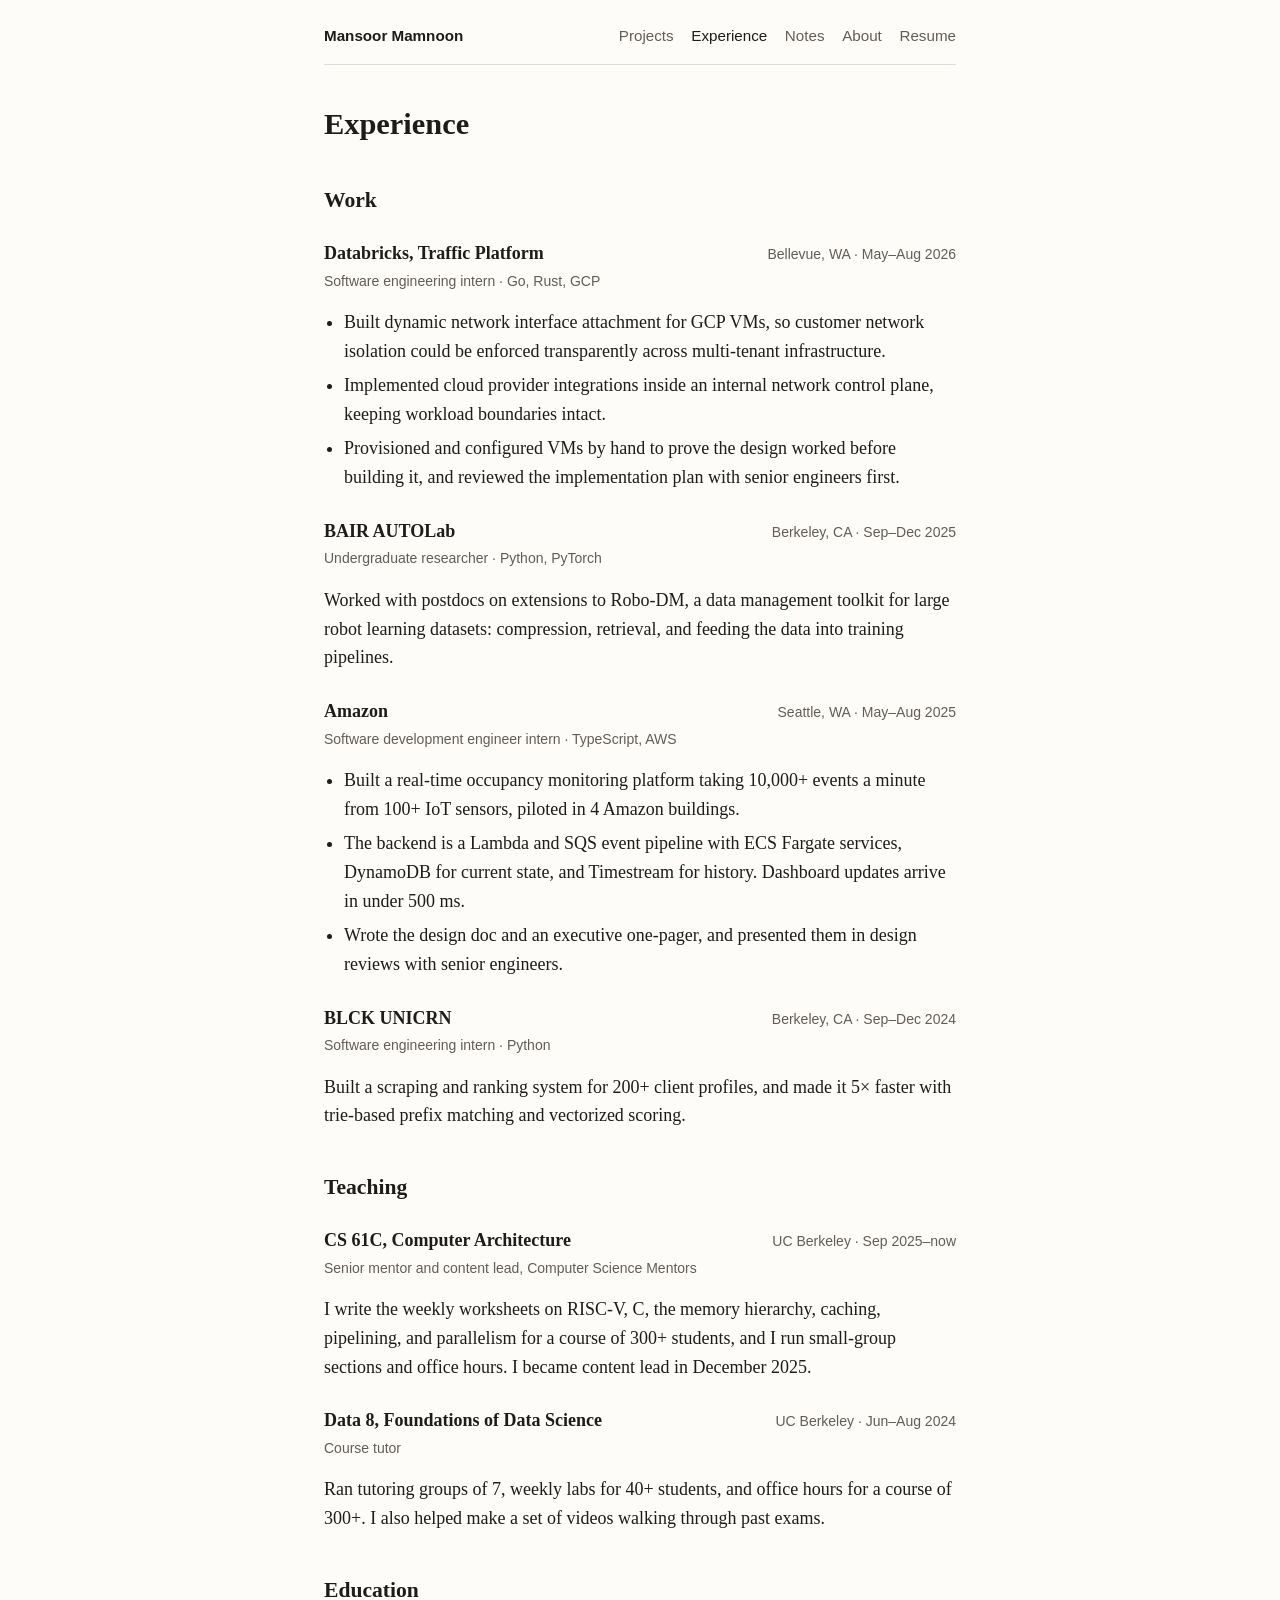
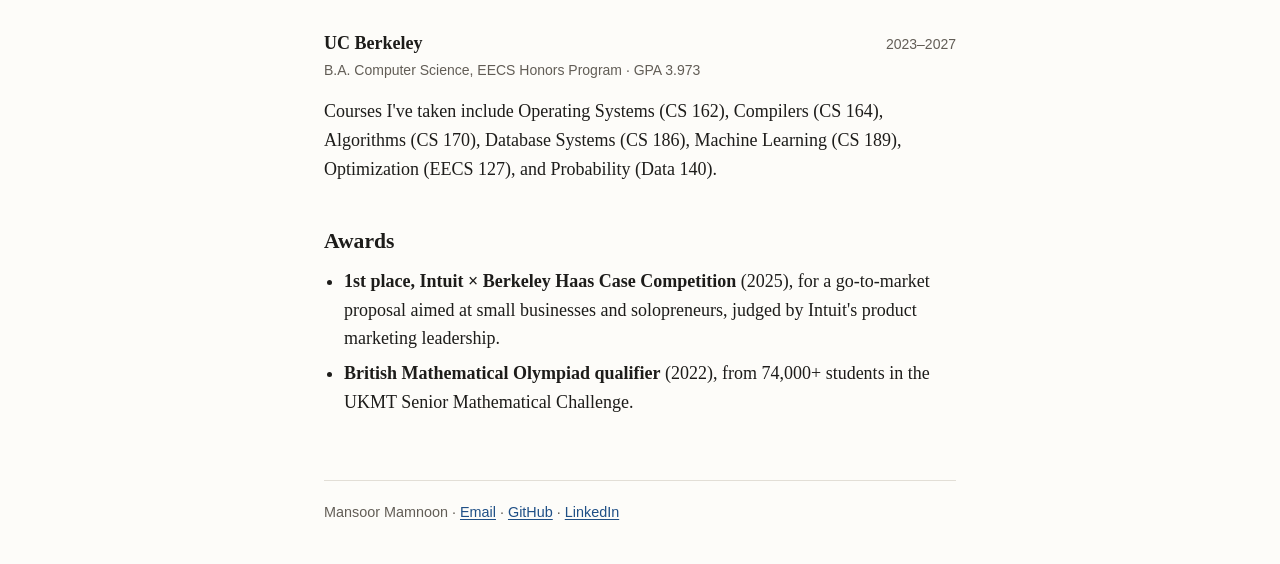
<file: experience.html>
<!DOCTYPE html>
<html lang="en" data-theme="dark">
<head>
  <meta charset="UTF-8">
  <meta name="viewport" content="width=device-width, initial-scale=1">
  <title>Experience | Mansoor Mamnoon</title>
  <meta name="description" content="Work history for Mansoor Mamnoon: Databricks Traffic Platform SWE Intern, Amazon SDE Intern, BAIR AUTOLab researcher, CS 61C senior mentor.">
  <meta name="robots" content="index, follow">
  <meta property="og:title" content="Experience | Mansoor Mamnoon">
  <meta property="og:description" content="Databricks, Amazon, BAIR AUTOLab, and teaching at UC Berkeley.">
  <meta property="og:image" content="https://mansoor-mamnoon.github.io/preview.webp">
  <meta property="og:url" content="https://mansoor-mamnoon.github.io/experience.html">
  <meta property="og:type" content="website">
  <meta name="twitter:card" content="summary_large_image">
  <meta name="twitter:title" content="Experience | Mansoor Mamnoon">
  <meta name="twitter:description" content="Databricks, Amazon, BAIR AUTOLab, and teaching at UC Berkeley.">
  <meta name="twitter:image" content="https://mansoor-mamnoon.github.io/preview.webp">
  <link rel="canonical" href="https://mansoor-mamnoon.github.io/experience.html">
  <link rel="alternate" type="text/plain" title="LLM-readable profile" href="https://mansoor-mamnoon.github.io/llms.txt">
  <script type="application/ld+json">
  {"@context":"https://schema.org","@type":"BreadcrumbList","itemListElement":[
    {"@type":"ListItem","position":1,"name":"Home","item":"https://mansoor-mamnoon.github.io/"},
    {"@type":"ListItem","position":2,"name":"Experience","item":"https://mansoor-mamnoon.github.io/experience.html"}
  ]}
  </script>
  <link rel="stylesheet" href="style.css">
  <link rel="icon" type="image/svg+xml" href="favicon.svg">
  <link rel="icon" type="image/x-icon" href="favicon.ico">
  <link rel="apple-touch-icon" href="assets/apple-touch-icon.png">
  <script async src="https://www.googletagmanager.com/gtag/js?id=G-E6BWCTKVQ3"></script>
  <script>
    window.dataLayer = window.dataLayer || [];
    function gtag(){dataLayer.push(arguments);}
    gtag('js', new Date());
    gtag('config', 'G-E6BWCTKVQ3');
  </script>
</head>
<body>

<header class="site-header">
  <a class="site-name" href="index.html">Mansoor Mamnoon</a>
  <nav aria-label="Site">
    <a href="projects.html">Projects</a>
    <a href="experience.html" aria-current="page">Experience</a>
    <a href="notes.html">Notes</a>
    <a href="about.html">About</a>
    <a href="resume.html">Resume</a>
  </nav>
</header>

<main>
  <h1>Experience</h1>

  <h2>Work</h2>

  <div class="entry-head"><h3>Databricks, Traffic Platform</h3><span class="meta">Bellevue, WA &middot; May&ndash;Aug 2026</span></div>
  <p class="meta">Software engineering intern &middot; Go, Rust, GCP</p>
  <ul>
    <li>Built dynamic network interface attachment for GCP VMs, so customer network isolation could be enforced transparently across multi-tenant infrastructure.</li>
    <li>Implemented cloud provider integrations inside an internal network control plane, keeping workload boundaries intact.</li>
    <li>Provisioned and configured VMs by hand to prove the design worked before building it, and reviewed the implementation plan with senior engineers first.</li>
  </ul>

  <div class="entry-head"><h3>BAIR AUTOLab</h3><span class="meta">Berkeley, CA &middot; Sep&ndash;Dec 2025</span></div>
  <p class="meta">Undergraduate researcher &middot; Python, PyTorch</p>
  <p>Worked with postdocs on extensions to Robo-DM, a data management toolkit for large robot learning datasets: compression, retrieval, and feeding the data into training pipelines.</p>

  <div class="entry-head"><h3>Amazon</h3><span class="meta">Seattle, WA &middot; May&ndash;Aug 2025</span></div>
  <p class="meta">Software development engineer intern &middot; TypeScript, AWS</p>
  <ul>
    <li>Built a real-time occupancy monitoring platform taking 10,000+ events a minute from 100+ IoT sensors, piloted in 4 Amazon buildings.</li>
    <li>The backend is a Lambda and SQS event pipeline with ECS Fargate services, DynamoDB for current state, and Timestream for history. Dashboard updates arrive in under 500&nbsp;ms.</li>
    <li>Wrote the design doc and an executive one-pager, and presented them in design reviews with senior engineers.</li>
  </ul>

  <div class="entry-head"><h3>BLCK UNICRN</h3><span class="meta">Berkeley, CA &middot; Sep&ndash;Dec 2024</span></div>
  <p class="meta">Software engineering intern &middot; Python</p>
  <p>Built a scraping and ranking system for 200+ client profiles, and made it 5&times; faster with trie-based prefix matching and vectorized scoring.</p>

  <h2 id="teaching">Teaching</h2>

  <div class="entry-head"><h3>CS 61C, Computer Architecture</h3><span class="meta">UC Berkeley &middot; Sep 2025&ndash;now</span></div>
  <p class="meta">Senior mentor and content lead, Computer Science Mentors</p>
  <p>I write the weekly worksheets on RISC-V, C, the memory hierarchy, caching, pipelining, and parallelism for a course of 300+ students, and I run small-group sections and office hours. I became content lead in December 2025.</p>

  <div class="entry-head"><h3>Data 8, Foundations of Data Science</h3><span class="meta">UC Berkeley &middot; Jun&ndash;Aug 2024</span></div>
  <p class="meta">Course tutor</p>
  <p>Ran tutoring groups of 7, weekly labs for 40+ students, and office hours for a course of 300+. I also helped make a set of videos walking through past exams.</p>

  <h2>Education</h2>

  <div class="entry-head"><h3>UC Berkeley</h3><span class="meta">2023&ndash;2027</span></div>
  <p class="meta">B.A. Computer Science, EECS Honors Program &middot; GPA 3.973</p>
  <p>Courses I've taken include Operating Systems (CS 162), Compilers (CS 164), Algorithms (CS 170), Database Systems (CS 186), Machine Learning (CS 189), Optimization (EECS 127), and Probability (Data 140).</p>

  <h2>Awards</h2>
  <ul>
    <li><strong>1st place, Intuit &times; Berkeley Haas Case Competition</strong> (2025), for a go-to-market proposal aimed at small businesses and solopreneurs, judged by Intuit's product marketing leadership.</li>
    <li><strong>British Mathematical Olympiad qualifier</strong> (2022), from 74,000+ students in the UKMT Senior Mathematical Challenge.</li>
  </ul>
</main>

<footer class="site-footer">
  <p>Mansoor Mamnoon &middot; <a href="mailto:mansoormmamnoon@berkeley.edu">Email</a> &middot; <a href="https://github.com/mansoor-mamnoon">GitHub</a> &middot; <a href="https://linkedin.com/in/mansoormamnoon">LinkedIn</a></p>
</footer>

</body>
</html>
</file>
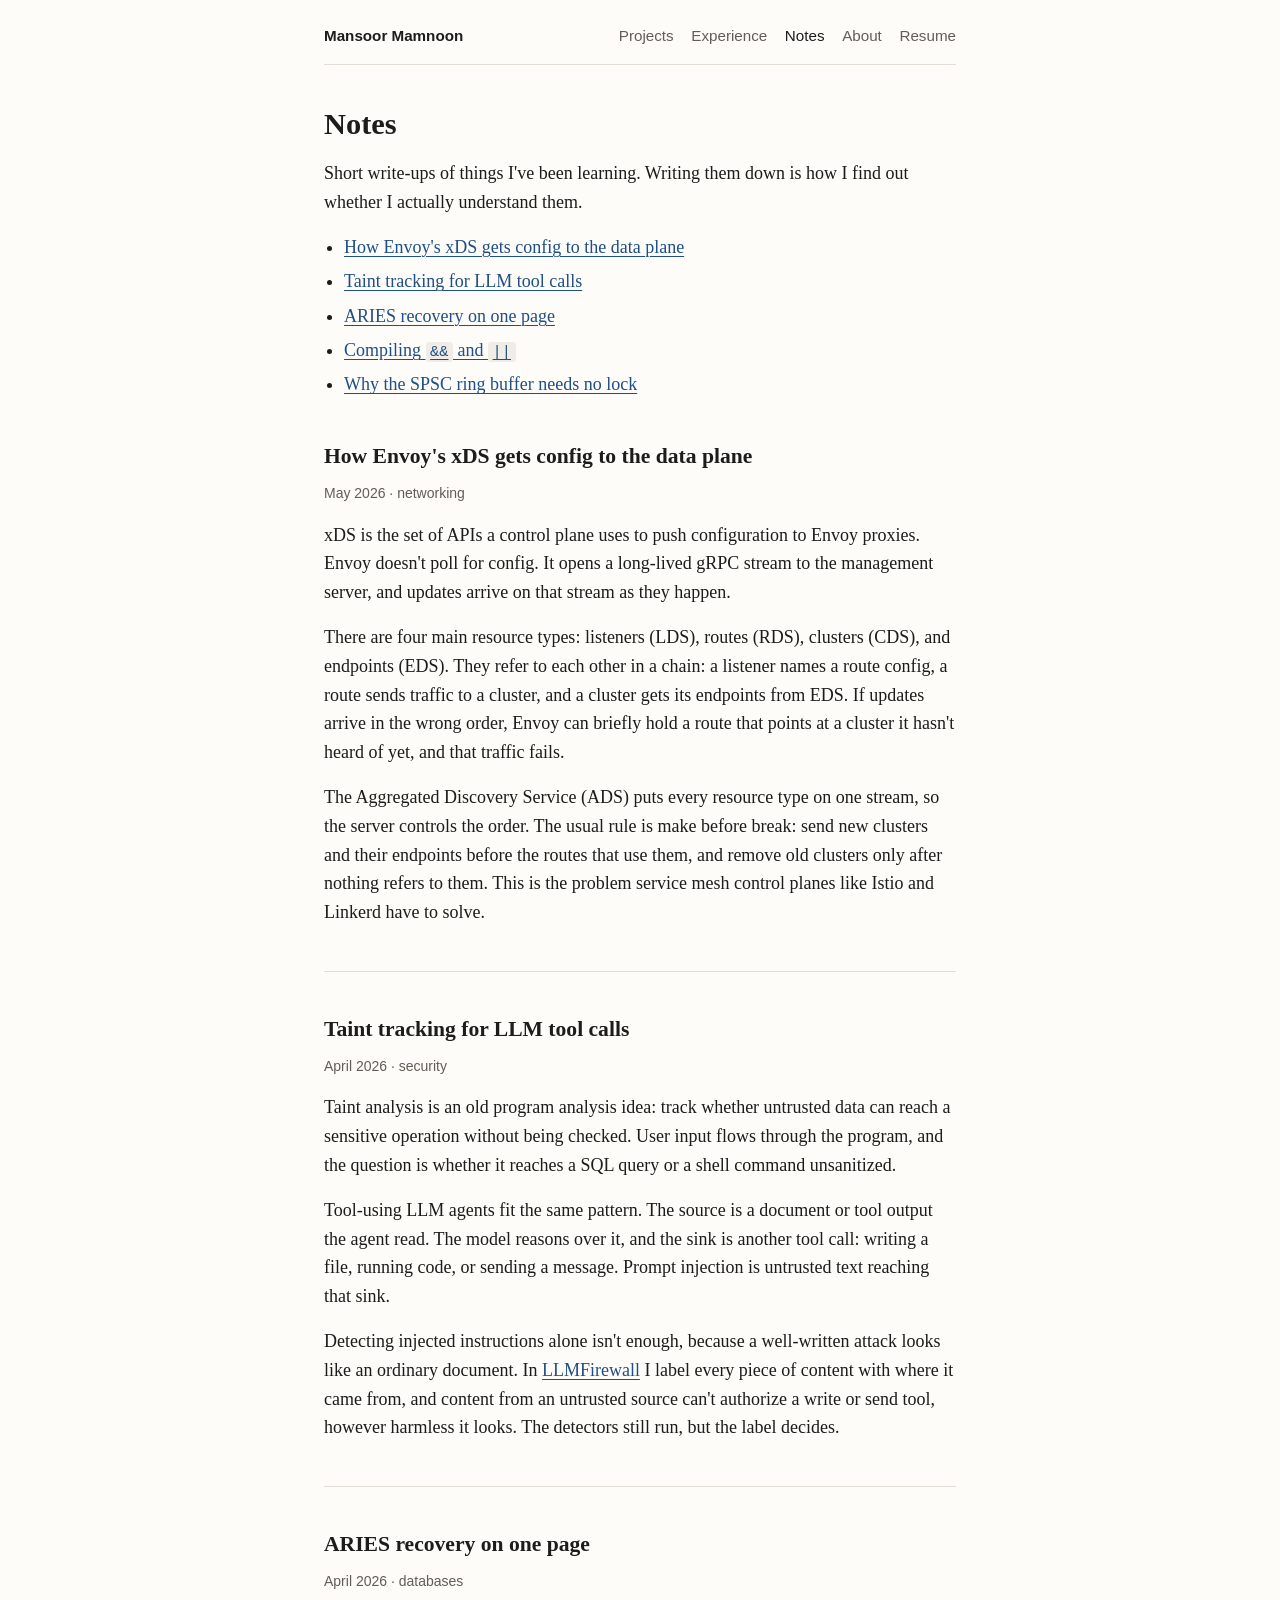
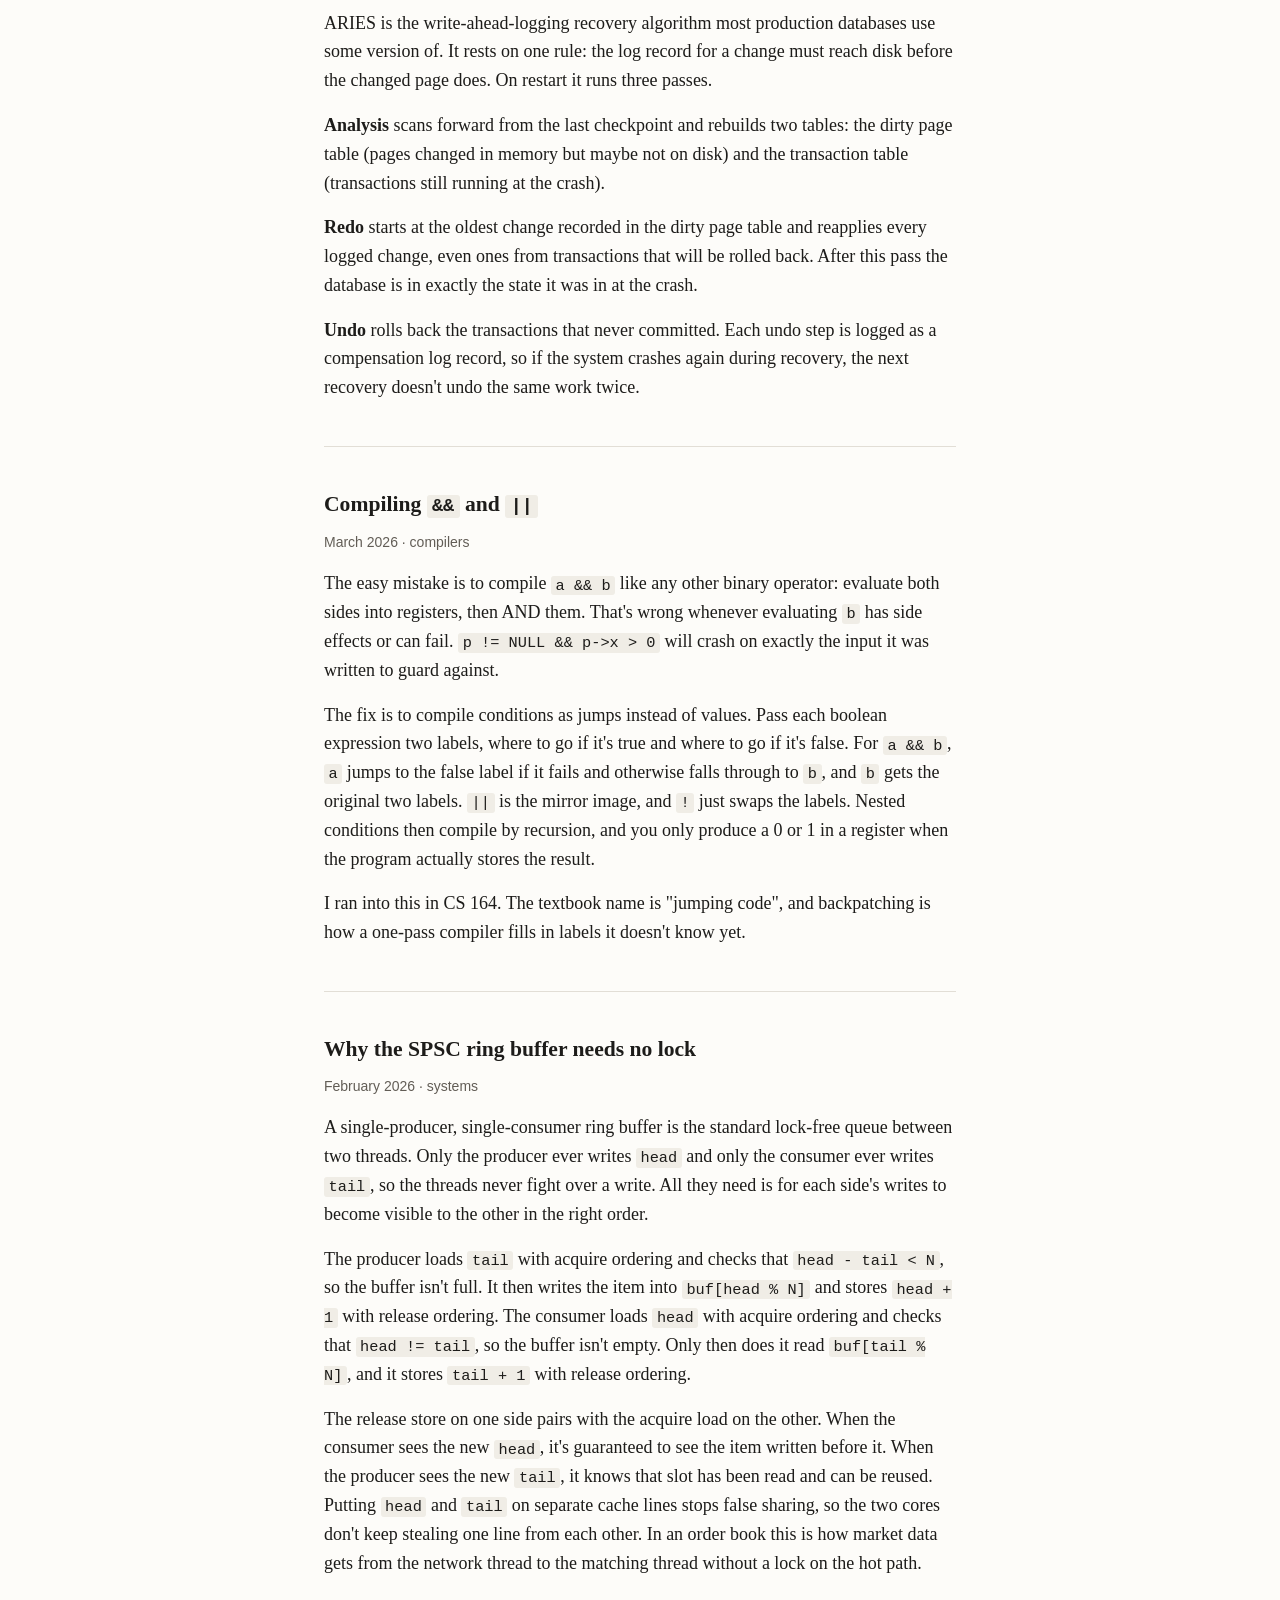
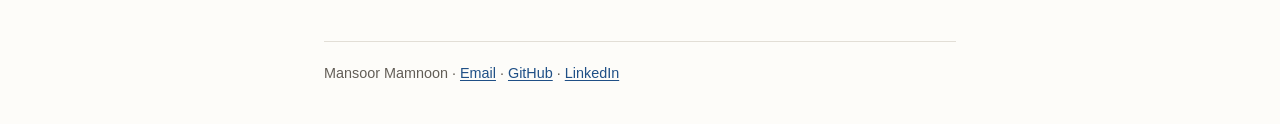
<file: notes.html>
<!DOCTYPE html>
<html lang="en" data-theme="dark">
<head>
  <meta charset="UTF-8">
  <meta name="viewport" content="width=device-width, initial-scale=1">
  <title>Notes | Mansoor Mamnoon</title>
  <meta name="description" content="Short notes by Mansoor Mamnoon on systems, databases, compilers, networking, and security.">
  <meta name="robots" content="index, follow">
  <meta property="og:title" content="Notes | Mansoor Mamnoon">
  <meta property="og:description" content="Short notes on Envoy xDS, ARIES recovery, SPSC ring buffers, taint tracking for LLM tools, and short-circuit codegen.">
  <meta property="og:image" content="https://mansoor-mamnoon.github.io/preview.webp">
  <meta property="og:url" content="https://mansoor-mamnoon.github.io/notes.html">
  <meta property="og:type" content="website">
  <meta name="twitter:card" content="summary_large_image">
  <meta name="twitter:title" content="Notes | Mansoor Mamnoon">
  <meta name="twitter:description" content="Short notes on systems, databases, compilers, networking, and security.">
  <meta name="twitter:image" content="https://mansoor-mamnoon.github.io/preview.webp">
  <link rel="canonical" href="https://mansoor-mamnoon.github.io/notes.html">
  <link rel="alternate" type="text/plain" title="LLM-readable profile" href="https://mansoor-mamnoon.github.io/llms.txt">
  <link rel="stylesheet" href="style.css">
  <link rel="icon" type="image/svg+xml" href="favicon.svg">
  <link rel="icon" type="image/x-icon" href="favicon.ico">
  <link rel="apple-touch-icon" href="assets/apple-touch-icon.png">
  <script async src="https://www.googletagmanager.com/gtag/js?id=G-E6BWCTKVQ3"></script>
  <script>
    window.dataLayer = window.dataLayer || [];
    function gtag(){dataLayer.push(arguments);}
    gtag('js', new Date());
    gtag('config', 'G-E6BWCTKVQ3');
  </script>
</head>
<body>

<header class="site-header">
  <a class="site-name" href="index.html">Mansoor Mamnoon</a>
  <nav aria-label="Site">
    <a href="projects.html">Projects</a>
    <a href="experience.html">Experience</a>
    <a href="notes.html" aria-current="page">Notes</a>
    <a href="about.html">About</a>
    <a href="resume.html">Resume</a>
  </nav>
</header>

<main>
  <h1>Notes</h1>

  <p>Short write-ups of things I've been learning. Writing them down is how I find out whether I actually understand them.</p>

  <ul>
    <li><a href="#xds-control-plane">How Envoy's xDS gets config to the data plane</a></li>
    <li><a href="#taint-tracking-llm">Taint tracking for LLM tool calls</a></li>
    <li><a href="#aries-recovery">ARIES recovery on one page</a></li>
    <li><a href="#short-circuit-codegen">Compiling <code>&amp;&amp;</code> and <code>||</code></a></li>
    <li><a href="#spsc-ring-buffer">Why the SPSC ring buffer needs no lock</a></li>
  </ul>

  <article class="note" id="xds-control-plane">
    <h2>How Envoy's xDS gets config to the data plane</h2>
    <p class="meta">May 2026 &middot; networking</p>
    <p>xDS is the set of APIs a control plane uses to push configuration to Envoy proxies. Envoy doesn't poll for config. It opens a long-lived gRPC stream to the management server, and updates arrive on that stream as they happen.</p>
    <p>There are four main resource types: listeners (LDS), routes (RDS), clusters (CDS), and endpoints (EDS). They refer to each other in a chain: a listener names a route config, a route sends traffic to a cluster, and a cluster gets its endpoints from EDS. If updates arrive in the wrong order, Envoy can briefly hold a route that points at a cluster it hasn't heard of yet, and that traffic fails.</p>
    <p>The Aggregated Discovery Service (ADS) puts every resource type on one stream, so the server controls the order. The usual rule is make before break: send new clusters and their endpoints before the routes that use them, and remove old clusters only after nothing refers to them. This is the problem service mesh control planes like Istio and Linkerd have to solve.</p>
  </article>

  <article class="note" id="taint-tracking-llm">
    <h2>Taint tracking for LLM tool calls</h2>
    <p class="meta">April 2026 &middot; security</p>
    <p>Taint analysis is an old program analysis idea: track whether untrusted data can reach a sensitive operation without being checked. User input flows through the program, and the question is whether it reaches a SQL query or a shell command unsanitized.</p>
    <p>Tool-using LLM agents fit the same pattern. The source is a document or tool output the agent read. The model reasons over it, and the sink is another tool call: writing a file, running code, or sending a message. Prompt injection is untrusted text reaching that sink.</p>
    <p>Detecting injected instructions alone isn't enough, because a well-written attack looks like an ordinary document. In <a href="projects.html#llmfirewall">LLMFirewall</a> I label every piece of content with where it came from, and content from an untrusted source can't authorize a write or send tool, however harmless it looks. The detectors still run, but the label decides.</p>
  </article>

  <article class="note" id="aries-recovery">
    <h2>ARIES recovery on one page</h2>
    <p class="meta">April 2026 &middot; databases</p>
    <p>ARIES is the write-ahead-logging recovery algorithm most production databases use some version of. It rests on one rule: the log record for a change must reach disk before the changed page does. On restart it runs three passes.</p>
    <p><strong>Analysis</strong> scans forward from the last checkpoint and rebuilds two tables: the dirty page table (pages changed in memory but maybe not on disk) and the transaction table (transactions still running at the crash).</p>
    <p><strong>Redo</strong> starts at the oldest change recorded in the dirty page table and reapplies every logged change, even ones from transactions that will be rolled back. After this pass the database is in exactly the state it was in at the crash.</p>
    <p><strong>Undo</strong> rolls back the transactions that never committed. Each undo step is logged as a compensation log record, so if the system crashes again during recovery, the next recovery doesn't undo the same work twice.</p>
  </article>

  <article class="note" id="short-circuit-codegen">
    <h2>Compiling <code>&amp;&amp;</code> and <code>||</code></h2>
    <p class="meta">March 2026 &middot; compilers</p>
    <p>The easy mistake is to compile <code>a &amp;&amp; b</code> like any other binary operator: evaluate both sides into registers, then AND them. That's wrong whenever evaluating <code>b</code> has side effects or can fail. <code>p != NULL &amp;&amp; p-&gt;x &gt; 0</code> will crash on exactly the input it was written to guard against.</p>
    <p>The fix is to compile conditions as jumps instead of values. Pass each boolean expression two labels, where to go if it's true and where to go if it's false. For <code>a &amp;&amp; b</code>, <code>a</code> jumps to the false label if it fails and otherwise falls through to <code>b</code>, and <code>b</code> gets the original two labels. <code>||</code> is the mirror image, and <code>!</code> just swaps the labels. Nested conditions then compile by recursion, and you only produce a 0 or 1 in a register when the program actually stores the result.</p>
    <p>I ran into this in CS 164. The textbook name is "jumping code", and backpatching is how a one-pass compiler fills in labels it doesn't know yet.</p>
  </article>

  <article class="note" id="spsc-ring-buffer">
    <h2>Why the SPSC ring buffer needs no lock</h2>
    <p class="meta">February 2026 &middot; systems</p>
    <p>A single-producer, single-consumer ring buffer is the standard lock-free queue between two threads. Only the producer ever writes <code>head</code> and only the consumer ever writes <code>tail</code>, so the threads never fight over a write. All they need is for each side's writes to become visible to the other in the right order.</p>
    <p>The producer loads <code>tail</code> with acquire ordering and checks that <code>head - tail &lt; N</code>, so the buffer isn't full. It then writes the item into <code>buf[head % N]</code> and stores <code>head + 1</code> with release ordering. The consumer loads <code>head</code> with acquire ordering and checks that <code>head != tail</code>, so the buffer isn't empty. Only then does it read <code>buf[tail % N]</code>, and it stores <code>tail + 1</code> with release ordering.</p>
    <p>The release store on one side pairs with the acquire load on the other. When the consumer sees the new <code>head</code>, it's guaranteed to see the item written before it. When the producer sees the new <code>tail</code>, it knows that slot has been read and can be reused. Putting <code>head</code> and <code>tail</code> on separate cache lines stops false sharing, so the two cores don't keep stealing one line from each other. In an order book this is how market data gets from the network thread to the matching thread without a lock on the hot path.</p>
  </article>
</main>

<footer class="site-footer">
  <p>Mansoor Mamnoon &middot; <a href="mailto:mansoormmamnoon@berkeley.edu">Email</a> &middot; <a href="https://github.com/mansoor-mamnoon">GitHub</a> &middot; <a href="https://linkedin.com/in/mansoormamnoon">LinkedIn</a></p>
</footer>

</body>
</html>
</file>
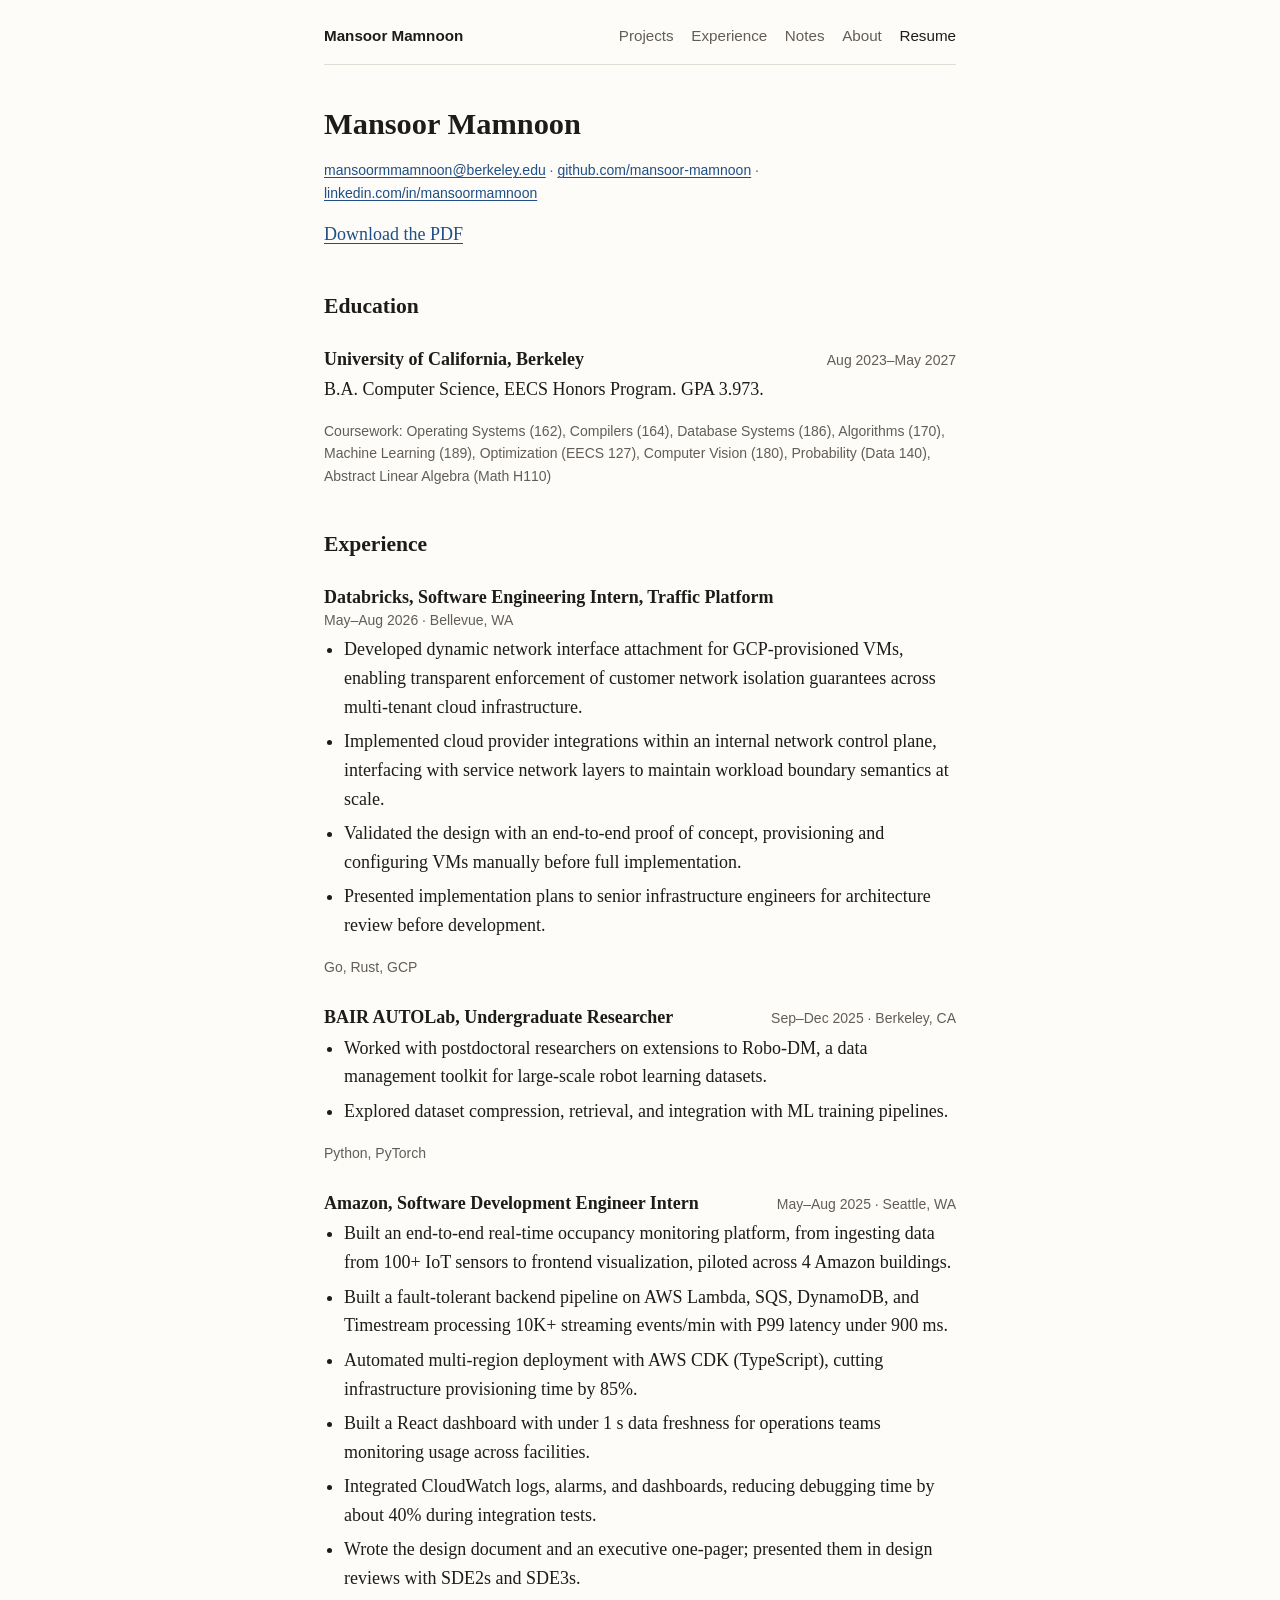
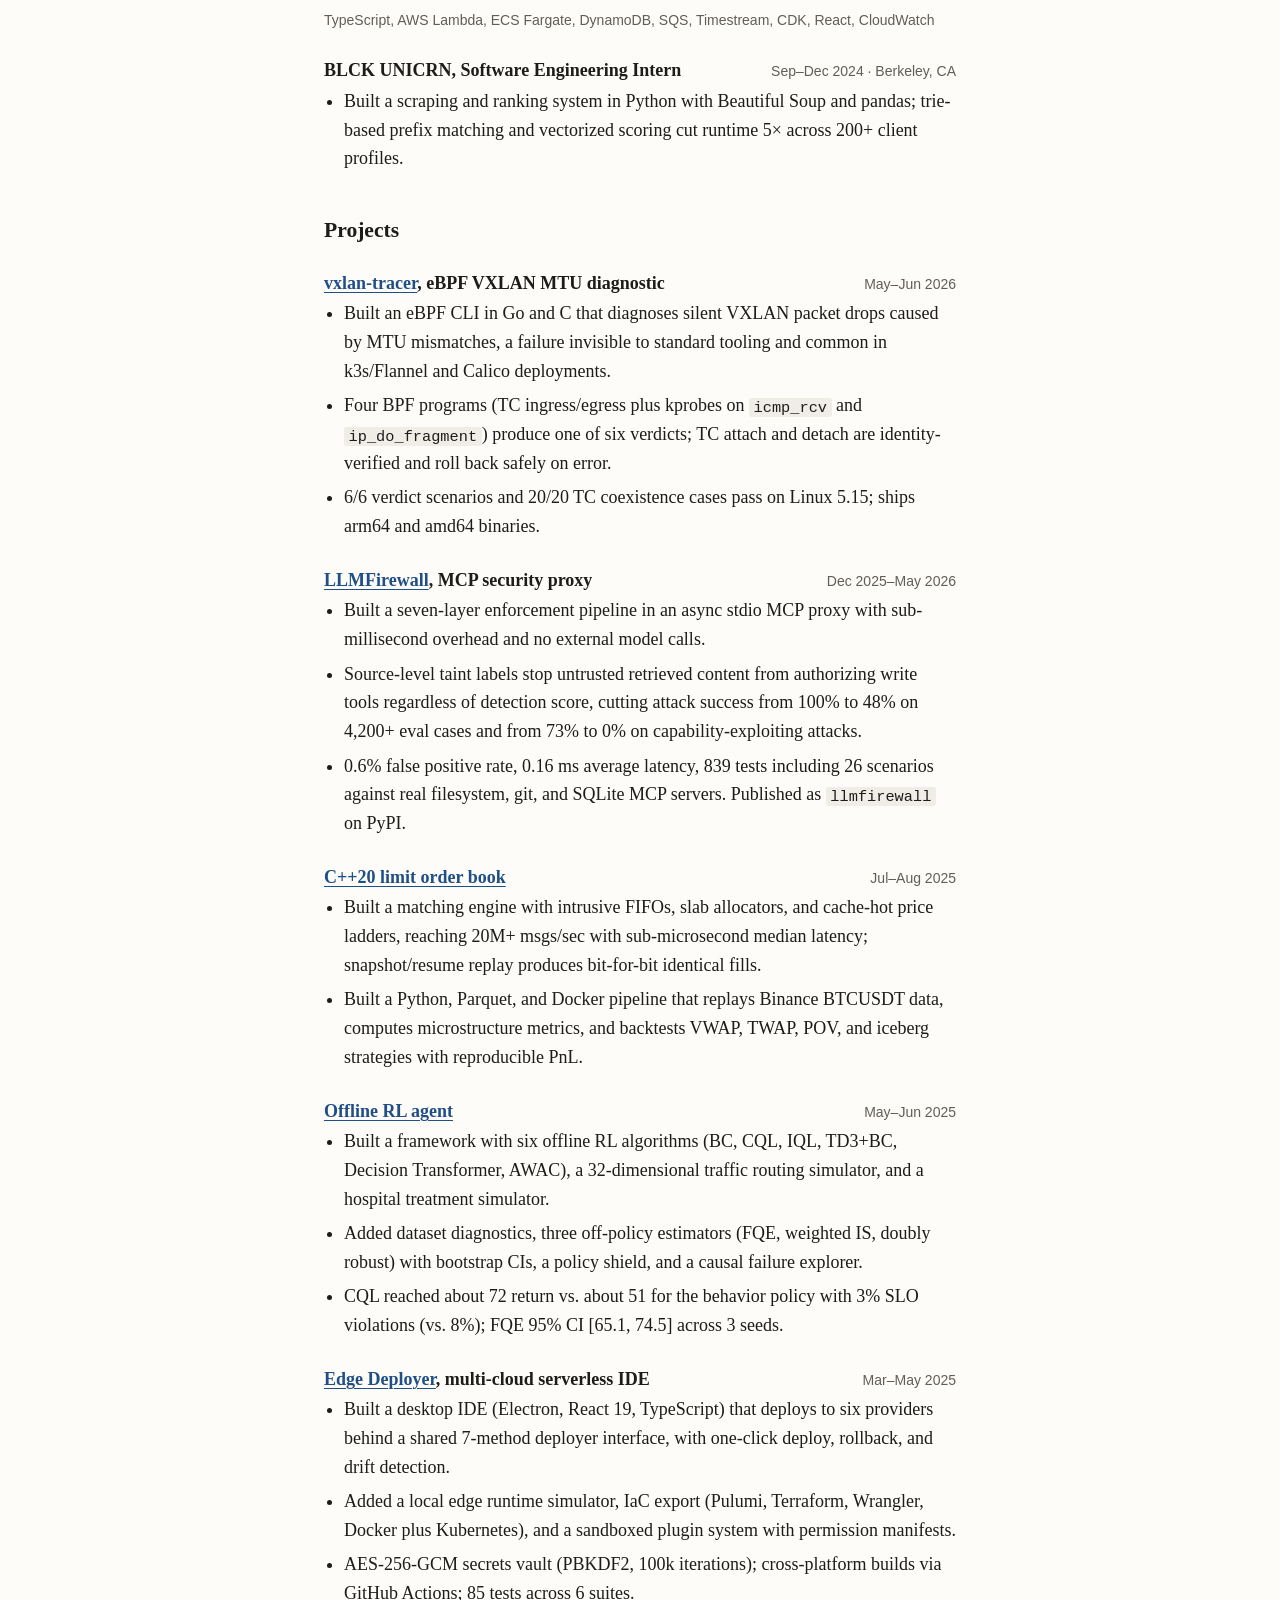
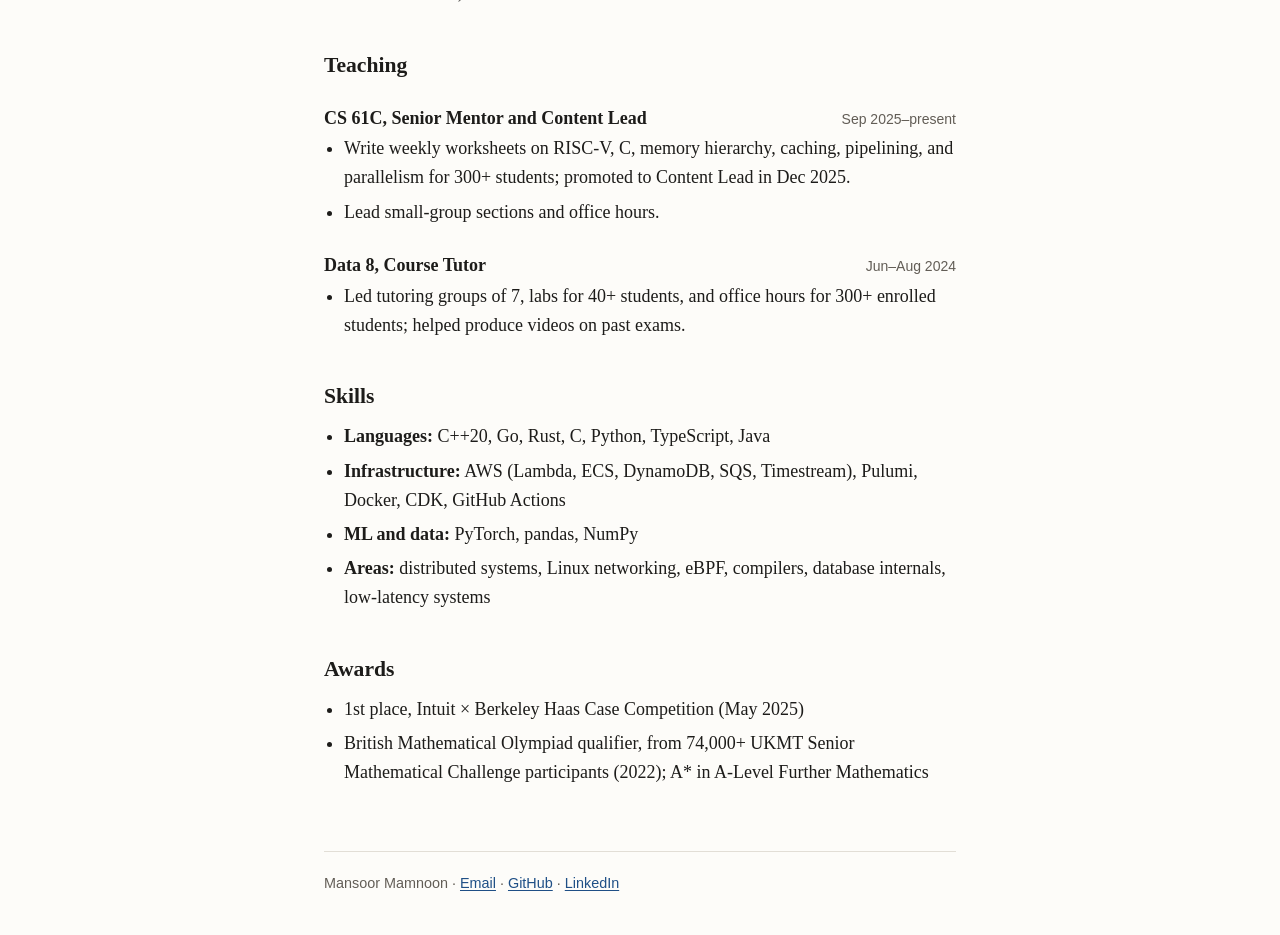
<file: resume.html>
<!DOCTYPE html>
<html lang="en" data-theme="dark">
<head>
  <meta charset="UTF-8">
  <meta name="viewport" content="width=device-width, initial-scale=1">
  <title>Resume | Mansoor Mamnoon</title>
  <meta name="description" content="Resume of Mansoor Mamnoon: Berkeley EECS Honors, former Databricks and Amazon intern. C++, Go, Rust, eBPF, distributed infrastructure.">
  <meta name="robots" content="index, follow">
  <meta property="og:title" content="Resume | Mansoor Mamnoon">
  <meta property="og:description" content="Berkeley EECS Honors, Class of 2027. Former Databricks SWE Intern, Traffic Platform. Former Amazon SDE Intern.">
  <meta property="og:image" content="https://mansoor-mamnoon.github.io/preview.webp">
  <meta property="og:url" content="https://mansoor-mamnoon.github.io/resume.html">
  <meta property="og:type" content="website">
  <meta name="twitter:card" content="summary_large_image">
  <meta name="twitter:title" content="Resume | Mansoor Mamnoon">
  <meta name="twitter:description" content="Berkeley EECS Honors, former Databricks SWE Intern (Traffic Platform), former Amazon SDE Intern.">
  <meta name="twitter:image" content="https://mansoor-mamnoon.github.io/preview.webp">
  <link rel="canonical" href="https://mansoor-mamnoon.github.io/resume.html">
  <link rel="alternate" type="text/plain" title="LLM-readable profile" href="https://mansoor-mamnoon.github.io/llms.txt">
  <script type="application/ld+json">
  {"@context":"https://schema.org","@type":"BreadcrumbList","itemListElement":[
    {"@type":"ListItem","position":1,"name":"Home","item":"https://mansoor-mamnoon.github.io/"},
    {"@type":"ListItem","position":2,"name":"Resume","item":"https://mansoor-mamnoon.github.io/resume.html"}
  ]}
  </script>
  <link rel="stylesheet" href="style.css">
  <link rel="icon" type="image/svg+xml" href="favicon.svg">
  <link rel="icon" type="image/x-icon" href="favicon.ico">
  <link rel="apple-touch-icon" href="assets/apple-touch-icon.png">
  <script async src="https://www.googletagmanager.com/gtag/js?id=G-E6BWCTKVQ3"></script>
  <script>
    window.dataLayer = window.dataLayer || [];
    function gtag(){dataLayer.push(arguments);}
    gtag('js', new Date());
    gtag('config', 'G-E6BWCTKVQ3');
  </script>
</head>
<body>

<header class="site-header">
  <a class="site-name" href="index.html">Mansoor Mamnoon</a>
  <nav aria-label="Site">
    <a href="projects.html">Projects</a>
    <a href="experience.html">Experience</a>
    <a href="notes.html">Notes</a>
    <a href="about.html">About</a>
    <a href="resume.html" aria-current="page">Resume</a>
  </nav>
</header>

<main>
  <h1>Mansoor Mamnoon</h1>
  <p class="meta"><a href="mailto:mansoormmamnoon@berkeley.edu">mansoormmamnoon@berkeley.edu</a> &middot; <a href="https://github.com/mansoor-mamnoon">github.com/mansoor-mamnoon</a> &middot; <a href="https://linkedin.com/in/mansoormamnoon">linkedin.com/in/mansoormamnoon</a></p>
  <p class="no-print"><a href="assets/Mansoor_Mamnoon_Resume.pdf">Download the PDF</a></p>

  <h2>Education</h2>

  <div class="entry-head"><h3>University of California, Berkeley</h3><span class="meta">Aug 2023&ndash;May 2027</span></div>
  <p>B.A. Computer Science, EECS Honors Program. GPA 3.973.</p>
  <p class="meta">Coursework: Operating Systems (162), Compilers (164), Database Systems (186), Algorithms (170), Machine Learning (189), Optimization (EECS 127), Computer Vision (180), Probability (Data 140), Abstract Linear Algebra (Math H110)</p>

  <h2>Experience</h2>

  <div class="entry-head"><h3>Databricks, Software Engineering Intern, Traffic Platform</h3><span class="meta">May&ndash;Aug 2026 &middot; Bellevue, WA</span></div>
  <ul>
    <li>Developed dynamic network interface attachment for GCP-provisioned VMs, enabling transparent enforcement of customer network isolation guarantees across multi-tenant cloud infrastructure.</li>
    <li>Implemented cloud provider integrations within an internal network control plane, interfacing with service network layers to maintain workload boundary semantics at scale.</li>
    <li>Validated the design with an end-to-end proof of concept, provisioning and configuring VMs manually before full implementation.</li>
    <li>Presented implementation plans to senior infrastructure engineers for architecture review before development.</li>
  </ul>
  <p class="meta">Go, Rust, GCP</p>

  <div class="entry-head"><h3>BAIR AUTOLab, Undergraduate Researcher</h3><span class="meta">Sep&ndash;Dec 2025 &middot; Berkeley, CA</span></div>
  <ul>
    <li>Worked with postdoctoral researchers on extensions to Robo-DM, a data management toolkit for large-scale robot learning datasets.</li>
    <li>Explored dataset compression, retrieval, and integration with ML training pipelines.</li>
  </ul>
  <p class="meta">Python, PyTorch</p>

  <div class="entry-head"><h3>Amazon, Software Development Engineer Intern</h3><span class="meta">May&ndash;Aug 2025 &middot; Seattle, WA</span></div>
  <ul>
    <li>Built an end-to-end real-time occupancy monitoring platform, from ingesting data from 100+ IoT sensors to frontend visualization, piloted across 4 Amazon buildings.</li>
    <li>Built a fault-tolerant backend pipeline on AWS Lambda, SQS, DynamoDB, and Timestream processing 10K+ streaming events/min with P99 latency under 900&nbsp;ms.</li>
    <li>Automated multi-region deployment with AWS CDK (TypeScript), cutting infrastructure provisioning time by 85%.</li>
    <li>Built a React dashboard with under 1&nbsp;s data freshness for operations teams monitoring usage across facilities.</li>
    <li>Integrated CloudWatch logs, alarms, and dashboards, reducing debugging time by about 40% during integration tests.</li>
    <li>Wrote the design document and an executive one-pager; presented them in design reviews with SDE2s and SDE3s.</li>
  </ul>
  <p class="meta">TypeScript, AWS Lambda, ECS Fargate, DynamoDB, SQS, Timestream, CDK, React, CloudWatch</p>

  <div class="entry-head"><h3>BLCK UNICRN, Software Engineering Intern</h3><span class="meta">Sep&ndash;Dec 2024 &middot; Berkeley, CA</span></div>
  <ul>
    <li>Built a scraping and ranking system in Python with Beautiful Soup and pandas; trie-based prefix matching and vectorized scoring cut runtime 5&times; across 200+ client profiles.</li>
  </ul>

  <h2>Projects</h2>

  <div class="entry-head"><h3><a href="projects.html#vxlantracer">vxlan-tracer</a>, eBPF VXLAN MTU diagnostic</h3><span class="meta">May&ndash;Jun 2026</span></div>
  <ul>
    <li>Built an eBPF CLI in Go and C that diagnoses silent VXLAN packet drops caused by MTU mismatches, a failure invisible to standard tooling and common in k3s/Flannel and Calico deployments.</li>
    <li>Four BPF programs (TC ingress/egress plus kprobes on <code>icmp_rcv</code> and <code>ip_do_fragment</code>) produce one of six verdicts; TC attach and detach are identity-verified and roll back safely on error.</li>
    <li>6/6 verdict scenarios and 20/20 TC coexistence cases pass on Linux 5.15; ships arm64 and amd64 binaries.</li>
  </ul>

  <div class="entry-head"><h3><a href="projects.html#llmfirewall">LLMFirewall</a>, MCP security proxy</h3><span class="meta">Dec 2025&ndash;May 2026</span></div>
  <ul>
    <li>Built a seven-layer enforcement pipeline in an async stdio MCP proxy with sub-millisecond overhead and no external model calls.</li>
    <li>Source-level taint labels stop untrusted retrieved content from authorizing write tools regardless of detection score, cutting attack success from 100% to 48% on 4,200+ eval cases and from 73% to 0% on capability-exploiting attacks.</li>
    <li>0.6% false positive rate, 0.16&nbsp;ms average latency, 839 tests including 26 scenarios against real filesystem, git, and SQLite MCP servers. Published as <code>llmfirewall</code> on PyPI.</li>
  </ul>

  <div class="entry-head"><h3><a href="projects.html#orderbook">C++20 limit order book</a></h3><span class="meta">Jul&ndash;Aug 2025</span></div>
  <ul>
    <li>Built a matching engine with intrusive FIFOs, slab allocators, and cache-hot price ladders, reaching 20M+ msgs/sec with sub-microsecond median latency; snapshot/resume replay produces bit-for-bit identical fills.</li>
    <li>Built a Python, Parquet, and Docker pipeline that replays Binance BTCUSDT data, computes microstructure metrics, and backtests VWAP, TWAP, POV, and iceberg strategies with reproducible PnL.</li>
  </ul>

  <div class="entry-head"><h3><a href="projects.html#offlinerl">Offline RL agent</a></h3><span class="meta">May&ndash;Jun 2025</span></div>
  <ul>
    <li>Built a framework with six offline RL algorithms (BC, CQL, IQL, TD3+BC, Decision Transformer, AWAC), a 32-dimensional traffic routing simulator, and a hospital treatment simulator.</li>
    <li>Added dataset diagnostics, three off-policy estimators (FQE, weighted IS, doubly robust) with bootstrap CIs, a policy shield, and a causal failure explorer.</li>
    <li>CQL reached about 72 return vs. about 51 for the behavior policy with 3% SLO violations (vs. 8%); FQE 95% CI [65.1, 74.5] across 3 seeds.</li>
  </ul>

  <div class="entry-head"><h3><a href="projects.html#edgedeployer">Edge Deployer</a>, multi-cloud serverless IDE</h3><span class="meta">Mar&ndash;May 2025</span></div>
  <ul>
    <li>Built a desktop IDE (Electron, React 19, TypeScript) that deploys to six providers behind a shared 7-method deployer interface, with one-click deploy, rollback, and drift detection.</li>
    <li>Added a local edge runtime simulator, IaC export (Pulumi, Terraform, Wrangler, Docker plus Kubernetes), and a sandboxed plugin system with permission manifests.</li>
    <li>AES-256-GCM secrets vault (PBKDF2, 100k iterations); cross-platform builds via GitHub Actions; 85 tests across 6 suites.</li>
  </ul>

  <h2>Teaching</h2>

  <div class="entry-head"><h3>CS 61C, Senior Mentor and Content Lead</h3><span class="meta">Sep 2025&ndash;present</span></div>
  <ul>
    <li>Write weekly worksheets on RISC-V, C, memory hierarchy, caching, pipelining, and parallelism for 300+ students; promoted to Content Lead in Dec 2025.</li>
    <li>Lead small-group sections and office hours.</li>
  </ul>

  <div class="entry-head"><h3>Data 8, Course Tutor</h3><span class="meta">Jun&ndash;Aug 2024</span></div>
  <ul>
    <li>Led tutoring groups of 7, labs for 40+ students, and office hours for 300+ enrolled students; helped produce videos on past exams.</li>
  </ul>

  <h2>Skills</h2>
  <ul>
    <li><strong>Languages:</strong> C++20, Go, Rust, C, Python, TypeScript, Java</li>
    <li><strong>Infrastructure:</strong> AWS (Lambda, ECS, DynamoDB, SQS, Timestream), Pulumi, Docker, CDK, GitHub Actions</li>
    <li><strong>ML and data:</strong> PyTorch, pandas, NumPy</li>
    <li><strong>Areas:</strong> distributed systems, Linux networking, eBPF, compilers, database internals, low-latency systems</li>
  </ul>

  <h2>Awards</h2>
  <ul>
    <li>1st place, Intuit &times; Berkeley Haas Case Competition (May 2025)</li>
    <li>British Mathematical Olympiad qualifier, from 74,000+ UKMT Senior Mathematical Challenge participants (2022); A* in A-Level Further Mathematics</li>
  </ul>
</main>

<footer class="site-footer">
  <p>Mansoor Mamnoon &middot; <a href="mailto:mansoormmamnoon@berkeley.edu">Email</a> &middot; <a href="https://github.com/mansoor-mamnoon">GitHub</a> &middot; <a href="https://linkedin.com/in/mansoormamnoon">LinkedIn</a></p>
</footer>

</body>
</html>
</file>
<file: style.css>
/* style.css for mansoor-mamnoon.github.io
   One column, system fonts, follows the OS light/dark setting. */

:root {
  --bg: #fdfcf9;
  --text: #1d1c1a;
  --muted: #625d56;
  --rule: #e2ded6;
  --link: #1f4f86;
  --code-bg: #f0ede6;

  --serif: "Iowan Old Style", "Charter", "Bitstream Charter", Georgia, serif;
  --sans: -apple-system, BlinkMacSystemFont, "Segoe UI", Helvetica, Arial, sans-serif;
  --mono: ui-monospace, "SF Mono", Menlo, Consolas, monospace;
}

@media (prefers-color-scheme: dark) {
  :root {
    --bg: #171614;
    --text: #e6e3dd;
    --muted: #a39e95;
    --rule: #34312d;
    --link: #93b8e8;
    --code-bg: #25231f;
  }
}

* { box-sizing: border-box; }

html { background: var(--bg); }

body {
  margin: 0 auto;
  max-width: 42rem;
  padding: 0 1.25rem;
  background: var(--bg);
  color: var(--text);
  font-family: var(--serif);
  font-size: 1.125rem;
  line-height: 1.6;
  -webkit-text-size-adjust: 100%;
}

a { color: var(--link); text-underline-offset: 0.15em; text-decoration-thickness: 1px; }
a:hover { text-decoration-thickness: 2px; }

h1, h2, h3 { line-height: 1.25; font-weight: 600; }
h1 { font-size: 1.9rem; margin: 0 0 1rem; }
h2 { font-size: 1.35rem; margin: 2.75rem 0 0.75rem; }
h3 { font-size: 1.125rem; margin: 1.75rem 0 0.25rem; }

p, ul, ol { margin: 0 0 1rem; }
ul, ol { padding-left: 1.25rem; }
li { margin-bottom: 0.35rem; }

code {
  font-family: var(--mono);
  font-size: 0.85em;
  background: var(--code-bg);
  padding: 0.05em 0.3em;
  border-radius: 3px;
}

img { max-width: 100%; height: auto; }

/* Header and footer */

.site-header {
  display: flex;
  flex-wrap: wrap;
  align-items: baseline;
  justify-content: space-between;
  gap: 0.5rem 1.5rem;
  padding: 1.5rem 0 1rem;
  margin-bottom: 2.5rem;
  border-bottom: 1px solid var(--rule);
  font-family: var(--sans);
  font-size: 0.95rem;
}

.site-name { color: var(--text); font-weight: 600; text-decoration: none; }

.site-header nav { display: flex; flex-wrap: wrap; gap: 0.25rem 1.1rem; }
.site-header nav a { color: var(--muted); text-decoration: none; }
.site-header nav a:hover { color: var(--text); }
.site-header nav a[aria-current="page"] { color: var(--text); }

.site-footer {
  margin-top: 4rem;
  padding: 1.25rem 0 2.5rem;
  border-top: 1px solid var(--rule);
  font-family: var(--sans);
  font-size: 0.9rem;
  color: var(--muted);
}
.site-footer p { margin: 0; }

/* Shared pieces */

.meta {
  font-family: var(--sans);
  font-size: 0.875rem;
  color: var(--muted);
}

.photo {
  float: right;
  width: 112px;
  height: 112px;
  object-fit: cover;
  border-radius: 4px;
  margin: 0.25rem 0 1rem 1.5rem;
}

.entry-head {
  display: flex;
  flex-wrap: wrap;
  justify-content: space-between;
  align-items: baseline;
  gap: 0 1rem;
  margin-top: 1.75rem;
}
.entry-head h3 { margin: 0; }
.entry-head + p, .entry-head + ul { margin-top: 0.25rem; }

figure { margin: 1.25rem 0 1.5rem; }
figure img { display: block; border: 1px solid var(--rule); border-radius: 4px; }
figcaption { margin-top: 0.4rem; font-family: var(--sans); font-size: 0.85rem; color: var(--muted); }

.project + .project, .note + .note {
  border-top: 1px solid var(--rule);
  margin-top: 2.75rem;
}

@media (max-width: 520px) {
  body { font-size: 1.0625rem; }
  .photo { width: 84px; height: 84px; margin-left: 1rem; }
}

/* Resume page prints cleanly */

@media print {
  .site-header, .site-footer, .no-print { display: none; }
  body { max-width: none; font-size: 10.5pt; color: #000; background: #fff; }
  a { color: #000; text-decoration: none; }
  h2 { margin-top: 1.25rem; }
}
</file>
